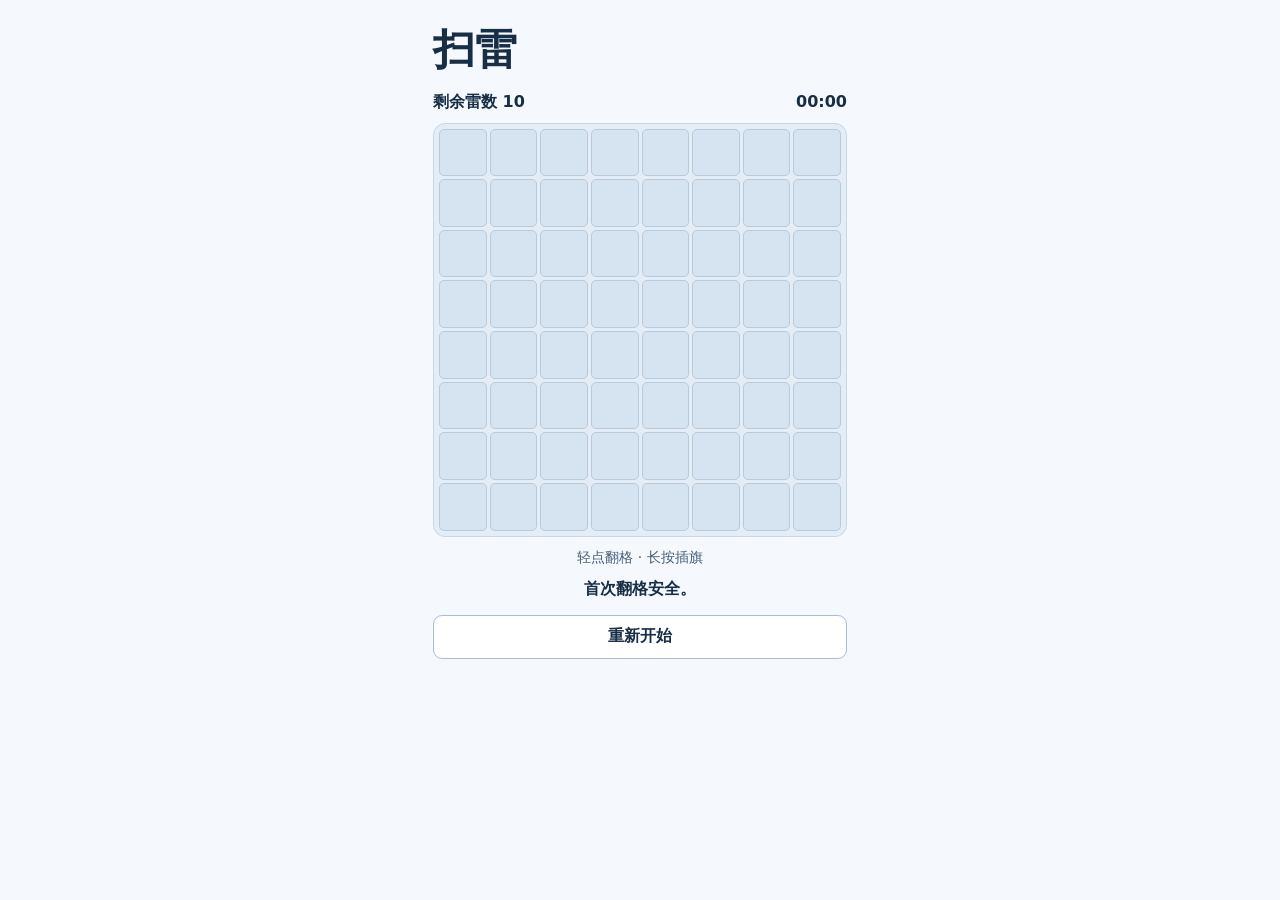
<file: minesweeper/index.html>
<!doctype html>
<html lang="zh-CN">
<head>
<meta charset="utf-8">
<meta name="viewport" content="width=device-width,initial-scale=1">
<meta name="theme-color" content="#f5f8fc">
<title>扫雷 · 随手一局</title>
<style>
*{box-sizing:border-box}body{margin:0;background:#f5f8fc;color:#182d46;font:16px system-ui,sans-serif}
main{width:min(100%,470px);margin:auto;padding:clamp(14px,5vw,28px)}
h1{margin:0 0 19px;font-size:2.65rem;line-height:1.05}
.stats{display:flex;justify-content:space-between;margin-bottom:10px;font-weight:700;font-variant-numeric:tabular-nums}
#board{display:grid;grid-template-columns:repeat(8,minmax(0,1fr));gap:3px;padding:5px;background:#e4edf6;border:1px solid #c7d7e6;border-radius:12px;user-select:none;-webkit-user-select:none;-webkit-touch-callout:none;touch-action:pan-y}
button{font:inherit;cursor:pointer}button:focus-visible{outline:2px solid #1d56a6;outline-offset:1px}
.cell{min-width:0;aspect-ratio:1;padding:0;display:grid;place-items:center;border:1px solid #b7cbdf;border-radius:5px;background:#d6e4f2;color:#20364c;font-size:clamp(15px,5vw,23px);font-weight:800;touch-action:pan-y;-webkit-touch-callout:none}
.cell.open{background:white;border-color:#d4dfe9}.cell.flag,.cell.mine{background:#fce8e3;color:#9e2e20}
p{text-align:center;margin:12px 0 0}#status{font-weight:650;min-height:1.5em}.help{color:#465d76;font-size:.875rem}
#reset{width:100%;min-height:44px;margin-top:12px;border:1px solid #a9bed3;border-radius:9px;background:white;color:#182d46;font-weight:700}
</style>
</head>
<body><main>
<h1>扫雷</h1>
<div class="stats"><span id="count"></span><span id="time" aria-label="已用时间"></span></div>
<div id="board" role="group" aria-label="8 行 8 列扫雷棋盘"></div>
<p class="help">轻点翻格 · 长按插旗</p>
<p id="status" role="status"></p>
<button id="reset" type="button">重新开始</button>
</main>
<script>
const board = document.querySelector('#board');
const storageKey = 'suishou-saolei-v1';
const size = 8;
const mineCount = 10;
const colors = ['','#164a9c','#17663b','#a23123','#5b348c','#874805','#126468','#24252e','#764264'];
function blank() { return { mines:[], opened:[], flags:[], elapsed:0, result:'' }; }
function restore() {
  try {
    const data = JSON.parse(localStorage.getItem(storageKey));
    if (!data || !['','won','lost'].includes(data.result) || !Number.isFinite(data.elapsed) || data.elapsed < 0) return blank();
    for (const list of [data.mines,data.opened,data.flags]) {
      if (!Array.isArray(list) || new Set(list).size !== list.length || list.some(i => !Number.isInteger(i) || i < 0 || i >= 64)) return blank();
    }
    if (![0,mineCount].includes(data.mines.length)) return blank();
    return data;
  } catch { return blank(); }
}
let state = restore();
let anchor = 0;
let gesture;
let suppressUntil = 0;
let touchClick;
let focused = 0;

function neighbors(index) {
  const row = Math.floor(index / size), col = index % size;
  const list = [];
  for (let y=Math.max(0,row-1); y<=Math.min(size-1,row+1); y++) {
    for (let x=Math.max(0,col-1); x<=Math.min(size-1,col+1); x++) {
      if (y * size + x !== index) list.push(y * size + x);
    }
  }
  return list;
}
const nearby = Array.from({length:64},(_,i) => neighbors(i));
const buttons = nearby.map((_,i) => {
  const button = document.createElement('button');
  button.type = 'button';
  button.dataset.index = i;
  board.append(button);
  return button;
});
function elapsed() { return state.elapsed + (anchor ? Date.now()-anchor : 0); }
function drawTime() {
  const seconds = Math.floor(elapsed()/1000);
  document.querySelector('#time').textContent = [Math.floor(seconds/60),seconds%60].map(n => String(n).padStart(2,'0')).join(':');
}
function save() {
  try { localStorage.setItem(storageKey,JSON.stringify({...state,elapsed:elapsed()})); } catch {}
}
function pause() {
  state.elapsed = elapsed();
  anchor = 0;
  save();
}
function resume() {
  if (!document.hidden && state.mines.length && !state.result && !anchor) anchor = Date.now();
}
function draw() {
  buttons.forEach((button,i) => {
    const open = state.opened.includes(i);
    const flag = state.flags.includes(i);
    const mine = state.result === 'lost' && state.mines.includes(i);
    const wrong = state.result === 'lost' && flag && !mine;
    const number = open ? nearby[i].filter(index => state.mines.includes(index)).length : 0;
    const symbol = mine ? (flag ? '⚑' : '✹') : wrong ? '×' : flag ? '⚑' : number || '';
    button.className = 'cell' + (open ? ' open' : '') + (flag ? ' flag' : '') + (mine ? ' mine' : '');
    button.textContent = symbol;
    button.style.color = colors[number];
    button.tabIndex = i === focused ? 0 : -1;
    const label = mine ? '地雷' : wrong ? '标记错误' : flag ? '已插旗' : open ? (number ? '周围有 '+number+' 颗雷' : '空白') : '未翻开';
    button.setAttribute('aria-label','第 '+(Math.floor(i/size)+1)+' 行第 '+(i%size+1)+' 列，'+label);
  });
  document.querySelector('#count').textContent = '剩余雷数 ' + (mineCount-state.flags.length);
  document.querySelector('#status').textContent = {
    won:'通关！你找到了所有安全格。',
    lost:'踩雷了！可以重新开始。',
    '':state.mines.length ? '找出所有安全格。' : '首次翻格安全。'
  }[state.result];
  drawTime();
}
function layMines(first) {
  const safe = new Set([first,...nearby[first]]);
  const choices = buttons.map((_,i) => i).filter(i => !safe.has(i));
  for (let i=0; i<mineCount; i++) {
    const pick = i + Math.floor(Math.random() * (choices.length-i));
    [choices[i],choices[pick]] = [choices[pick],choices[i]];
  }
  state.mines = choices.slice(0,mineCount);
  resume();
}
function reveal(i) {
  if (state.result || state.flags.includes(i) || state.opened.includes(i)) return;
  if (!state.mines.length) layMines(i);
  if (state.mines.includes(i)) {
    state.result = 'lost';
  } else {
    const pending = [i];
    while (pending.length) {
      const next = pending.pop();
      if (state.opened.includes(next) || state.flags.includes(next) || state.mines.includes(next)) continue;
      state.opened.push(next);
      if (!nearby[next].some(index => state.mines.includes(index))) pending.push(...nearby[next]);
    }
    if (state.opened.length === buttons.length-mineCount) {
      state.result = 'won';
      state.flags = [...state.mines];
    }
  }
  if (state.result) pause(); else save();
  draw();
}
function flag(i) {
  if (state.result || state.opened.includes(i)) return;
  const at = state.flags.indexOf(i);
  if (at < 0) state.flags.push(i); else state.flags.splice(at,1);
  save();
  draw();
}
function indexOf(event) { return Number(event.target.closest('.cell')?.dataset.index ?? -1); }
function cancelPress() {
  if (gesture) clearTimeout(gesture.timer);
  gesture = null;
}
board.addEventListener('pointerdown',event => {
  const index = indexOf(event);
  if (event.pointerType !== 'touch') { touchClick = null; return; }
  cancelPress();
  if (index < 0 || !event.isPrimary) return;
  const press = {index,id:event.pointerId,x:event.clientX,y:event.clientY,held:false};
  gesture = press;
  suppressUntil = Date.now()+900;
  press.timer = setTimeout(() => { press.held = true; flag(index); },450);
});
board.addEventListener('pointermove',event => {
  if (gesture?.id === event.pointerId && Math.hypot(event.clientX-gesture.x,event.clientY-gesture.y)>10) cancelPress();
});
board.addEventListener('pointerup',event => {
  if (event.pointerType !== 'touch') return;
  const press = gesture?.id === event.pointerId ? gesture : null;
  touchClick = {index:indexOf(event),until:Date.now()+700};
  if (!press) return;
  cancelPress();
  suppressUntil = Date.now()+700;
  if (!press.held) reveal(press.index);
});
board.addEventListener('pointercancel',event => { if (gesture?.id === event.pointerId) cancelPress(); });
board.addEventListener('click',event => {
  const i = indexOf(event);
  if (i < 0 || event.pointerType === 'touch' ||
      (event.detail && touchClick?.index === i && Date.now() <= touchClick.until)) return;
  reveal(i);
});
board.addEventListener('contextmenu',event => {
  const i = indexOf(event);
  if (i < 0) return;
  event.preventDefault();
  if (!gesture && Date.now() > suppressUntil && event.pointerType !== 'touch') flag(i);
});
board.addEventListener('focusin',event => {
  const i = indexOf(event);
  if (i < 0) return;
  buttons[focused].tabIndex = -1;
  focused = i;
  buttons[focused].tabIndex = 0;
});
board.addEventListener('keydown',event => {
  const i = indexOf(event);
  if (i<0) return;
  if (event.key.toLowerCase() === 'f') { event.preventDefault(); flag(i); return; }
  const steps = {ArrowUp:-size,ArrowDown:size,ArrowLeft:-1,ArrowRight:1};
  if (!Object.hasOwn(steps,event.key)) return;
  event.preventDefault();
  if ((event.key==='ArrowLeft' && i%size===0) || (event.key==='ArrowRight' && i%size===size-1)) return;
  buttons[i+steps[event.key]]?.focus();
});
document.querySelector('#reset').addEventListener('click',() => {
  if (state.mines.length && !state.result && !confirm('结束当前这局，重新开始？')) return;
  cancelPress();
  state = blank();
  anchor = 0;
  save();
  draw();
});
document.addEventListener('visibilitychange',() => { if (document.hidden) pause(); else resume(); });
window.addEventListener('pagehide',pause);
window.addEventListener('pageshow',resume);
setInterval(drawTime,250);
setInterval(() => { if (anchor) save(); },1000);
resume();
draw();
</script>
</body></html>
</file>
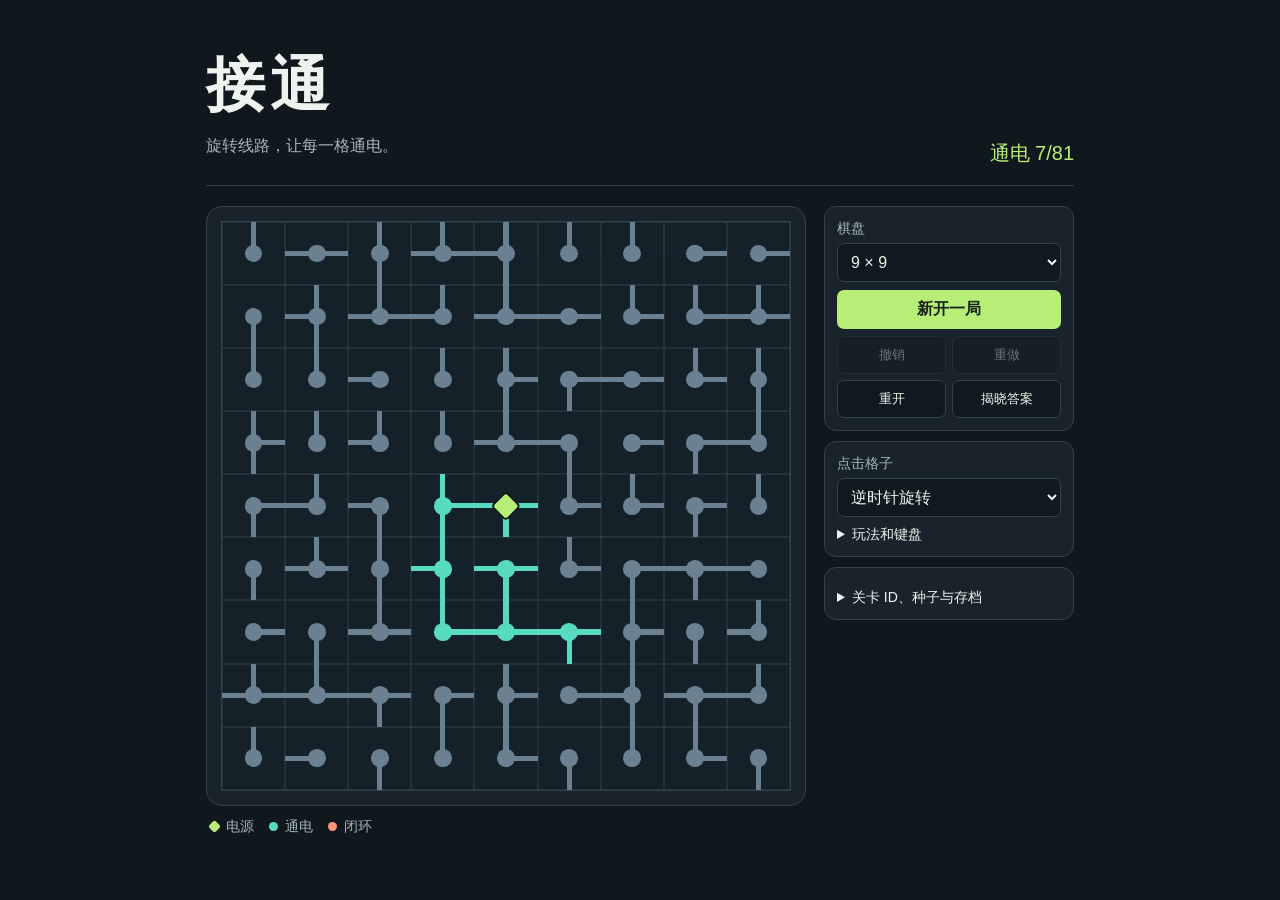
<file: net/index.html>
<!doctype html>
<html lang="zh-CN">
<head>
  <meta charset="utf-8">
  <meta name="viewport" content="width=device-width, initial-scale=1">
  <meta name="theme-color" content="#10171d">
  <title>接通 · Net</title>
  <link rel="stylesheet" href="style.css">
  <script defer src="engine.js"></script>
  <script defer src="game.js"></script>
</head>
<body>
  <main>
    <header>
      <div><h1>接通</h1><p>旋转线路，让每一格通电。</p></div>
      <output id="progress" aria-live="polite"></output>
    </header>
    <div class="workspace">
      <section class="play" aria-label="棋盘">
        <div class="board-frame"><div id="board"></div></div>
        <div class="legend"><span class="sample power"></span>电源 <span class="sample"></span>通电 <span class="sample loop"></span>闭环</div>
      </section>
      <aside>
        <section class="panel">
          <label for="preset">棋盘</label>
          <select id="preset"></select>
          <div id="custom" hidden>
            <label>宽度 <input id="width" type="number" min="2" max="20" value="9"></label>
            <label>高度 <input id="height" type="number" min="2" max="20" value="9"></label>
            <label><input id="wrap" type="checkbox"> 边缘相通</label>
            <label><input id="unique" type="checkbox" checked> 确保唯一解</label>
            <label>挡板比例 % <input id="density" type="number" min="0" max="100" value="0"></label>
          </div>
          <button id="new" class="primary">新开一局</button>
          <div class="actions">
            <button id="undo">撤销</button><button id="redo">重做</button>
            <button id="restart">重开</button><button id="solve">揭晓答案</button>
          </div>
          <output id="message" aria-live="polite"></output>
        </section>
        <section class="panel">
          <label for="mode">点击格子</label>
          <select id="mode">
            <option value="-1">逆时针旋转</option><option value="1">顺时针旋转</option>
            <option value="2">转 180°</option><option value="lock">锁定／解锁</option>
          </select>
          <details>
            <summary>玩法和键盘</summary>
            <p>接口需成对接上。环绕棋盘两侧按同一行或同一列接通。全盘通电且无闭环即通关。</p>
            <p>右键顺时针，Shift + 左键或中键锁定。方向键选格，A / D / F 旋转，S 锁定，J 打乱未锁定格。Ctrl + 方向键切换电源，Shift + 方向键平移环绕棋盘。</p>
            <label><input id="lockedLoops" type="checkbox"> 仅标记已锁定格组成的闭环</label>
          </details>
        </section>
        <section class="panel">
          <details>
            <summary>关卡 ID、种子与存档</summary>
            <label for="gameID">关卡 ID</label>
            <input id="gameID" spellcheck="false">
            <div class="actions"><button id="import">载入 ID</button><button id="shareID">复制关卡链接</button></div>
            <label for="seed">随机种子</label>
            <input id="seed" spellcheck="false" placeholder="输入种子以复现关卡">
            <div class="actions"><button id="seedNew">按种子出题</button><button id="shareSeed">复制种子链接</button></div>
            <div class="actions"><button id="save">下载存档</button><button id="load">导入存档</button></div>
            <input id="file" type="file" accept=".json,application/json" hidden>
          </details>
        </section>
      </aside>
    </div>
  </main>
</body>
</html>
</file>
<file: net/style.css>
:root {
  color-scheme: dark;
  --background: #10171d;
  --panel: #19232b;
  --line: #32434a;
  --text: #edf4ef;
  --muted: #a2b5b7;
  --power: #b7ee77;
  --wire: #56dbc1;
  --warn: #ff9378;
  font-family: "Segoe UI", "Microsoft YaHei UI", sans-serif;
}
* { box-sizing: border-box; }
body { margin: 0; background: var(--background); color: var(--text); }
main { max-width: 960px; margin: auto; padding: clamp(16px, 4vw, 46px); }
header { display: flex; align-items: flex-end; justify-content: space-between; gap: 12px; border-bottom: 1px solid var(--line); margin-bottom: 20px; padding-bottom: 18px; }
h1 { margin: 0; font-size: clamp(2rem, 6vw, 3.7rem); letter-spacing: .09em; }
p { margin: 8px 0; color: var(--muted); line-height: 1.55; }
#progress { color: var(--power); white-space: nowrap; font-size: clamp(.9rem, 3vw, 1.25rem); font-variant-numeric: tabular-nums; }
.workspace { display: grid; grid-template-columns: minmax(0, 1fr) minmax(220px, 250px); gap: 18px; }
.board-frame { border: 1px solid var(--line); border-radius: 16px; padding: clamp(5px, 1.5vw, 14px); background: var(--panel); overflow: auto; }
#board { display: grid; border: 1px solid var(--line); min-width: var(--board-min); }
.tile { position: relative; display: block; aspect-ratio: 1; min-width: 0; min-height: 0; padding: 0; border: 0; border-radius: 0; outline-offset: -3px; box-shadow: inset 0 0 0 .5px var(--line); background: #152129; color: #6b8192; touch-action: manipulation; }
.tile { overflow: clip; }
.tile:hover { background: #24343a; }
.tile:focus-visible { z-index: 1; }
.tile.active { color: var(--wire); }
.tile.locked { background: #263b32; }
.tile .port { position: absolute; background: currentColor; pointer-events: none; }
.tile .right, .tile .left { top: 46%; width: 50%; height: 8%; }
.tile .right { right: 0; }
.tile .left { left: 0; }
.tile .up, .tile .down { left: 46%; width: 8%; height: 50%; }
.tile .up { top: 0; }
.tile .down { bottom: 0; }
.tile .error { color: var(--warn); }
.tile .node { position: absolute; inset: 36%; background: currentColor; border-radius: 50%; }
.tile .source { background: var(--power); border-radius: 15%; box-shadow: 0 0 0 2px #10171d; transform: rotate(45deg); }
.tile .stop { position: absolute; background: #f3bc65; z-index: 1; pointer-events: none; }
.tile .stop.right, .tile .stop.left { width: 9%; top: 31%; height: 38%; }
.tile .stop.up, .tile .stop.down { height: 9%; left: 31%; width: 38%; }
.legend { display: flex; align-items: center; gap: 7px; padding: 12px 4px; color: var(--muted); font-size: .85rem; }
.sample { width: 9px; height: 9px; margin-left: 8px; border-radius: 50%; background: var(--wire); }
.sample.power { margin-left: 0; background: var(--power); transform: rotate(45deg); border-radius: 2px; }
.sample.loop { background: var(--warn); }
aside { display: grid; align-content: start; gap: 10px; }
.panel { border: 1px solid var(--line); background: var(--panel); border-radius: 12px; padding: 12px; }
.panel label { display: block; margin-bottom: 5px; color: var(--muted); font-size: .88rem; }
button, input, select { font: inherit; color: var(--text); }
button, select, input:not([type="checkbox"]) { border: 1px solid var(--line); border-radius: 7px; background: #10191f; padding: 9px; }
button { cursor: pointer; }
button:disabled { opacity: .38; cursor: default; }
button:focus-visible, select:focus-visible, input:focus-visible, summary:focus-visible { outline: 2px solid var(--power); }
select, input:not([type="checkbox"]), .primary { width: 100%; }
.primary { margin-top: 8px; background: var(--power); color: #17231a; border: 0; font-weight: 700; }
.actions { display: grid; grid-template-columns: 1fr 1fr; gap: 6px; margin-top: 7px; }
.actions button { font-size: .84rem; }
#custom { margin-top: 8px; }
#custom input[type="number"] { width: 70px; }
#message:not(:empty) { display: block; margin-top: 8px; color: var(--power); font-size: .88rem; }
details { margin-top: 8px; font-size: .88rem; }
details input { margin-bottom: 5px; }
details label { margin-top: 8px; }
summary { cursor: pointer; }
[hidden] { display: none !important; }
@media (max-width: 660px) {
  .workspace { grid-template-columns: minmax(0, 1fr); }
}
.tile .rotor { position: absolute; inset: 0; pointer-events: none; }
</file>
